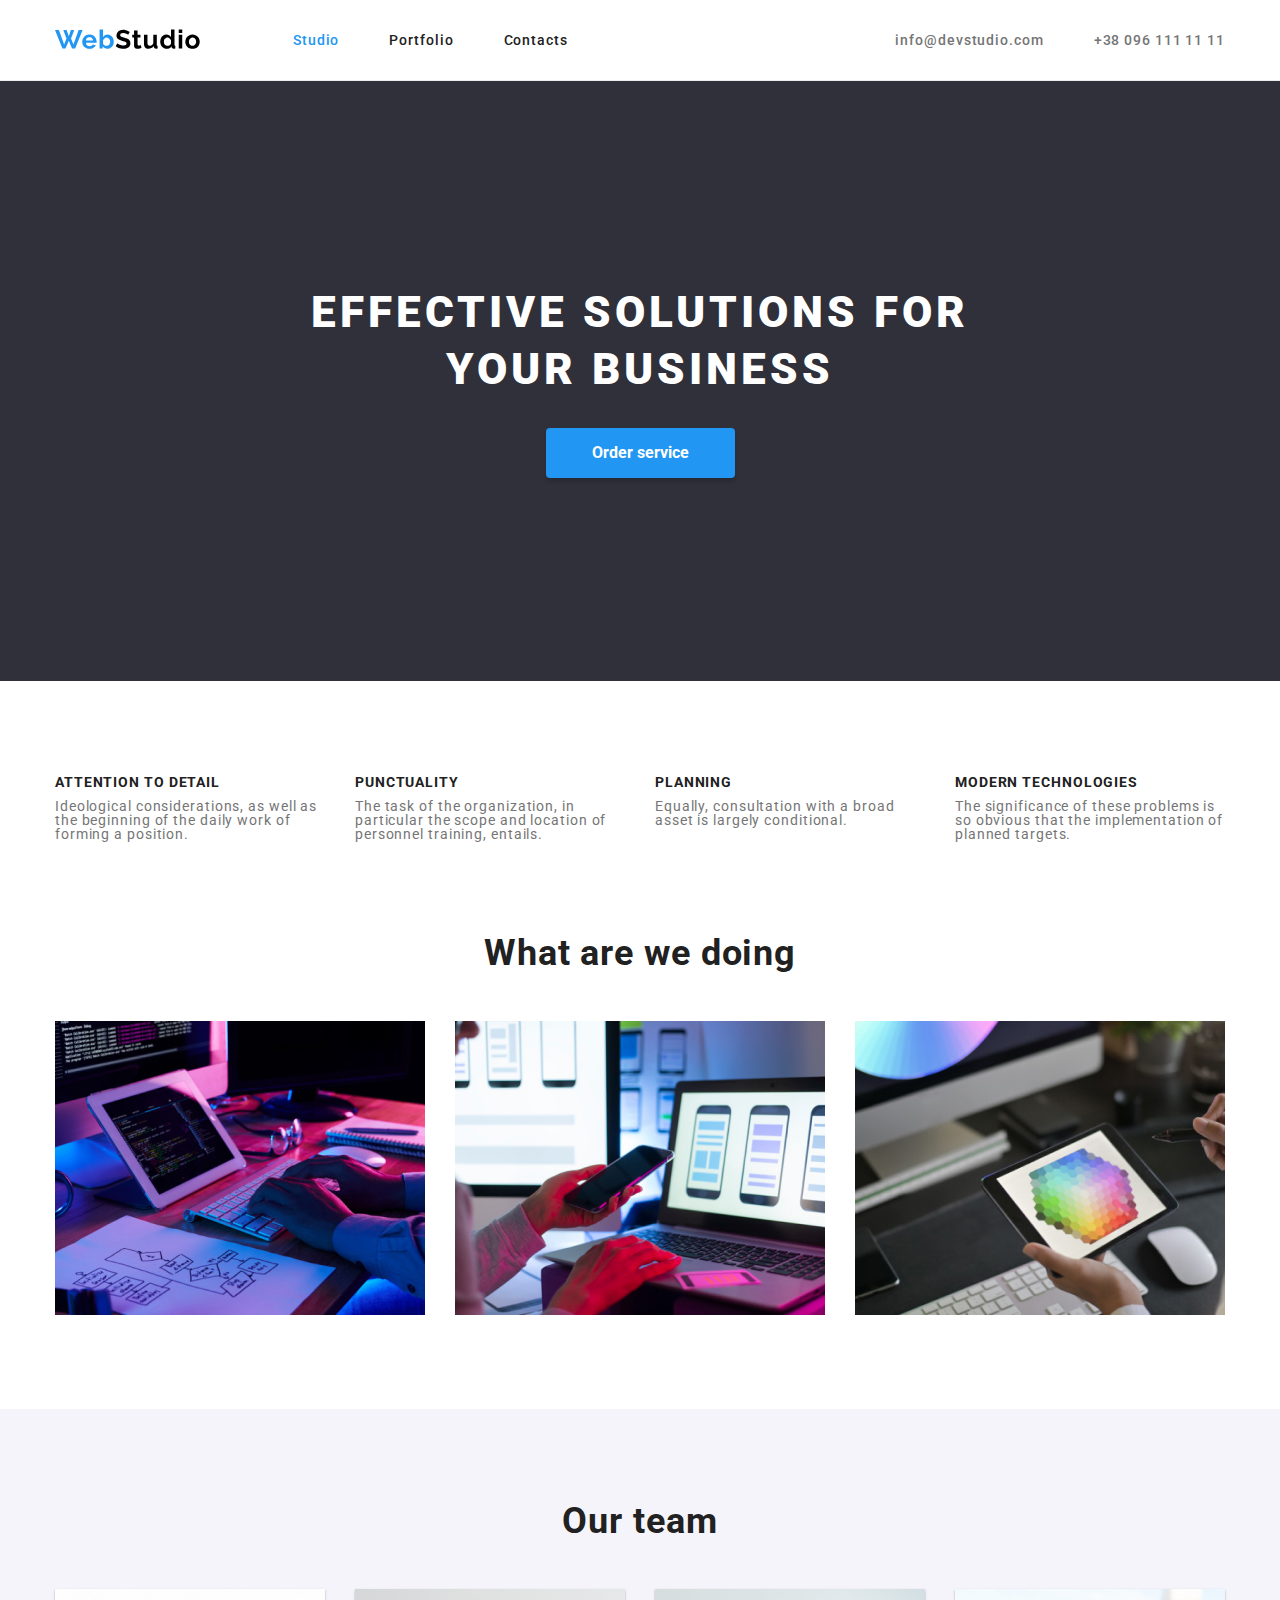
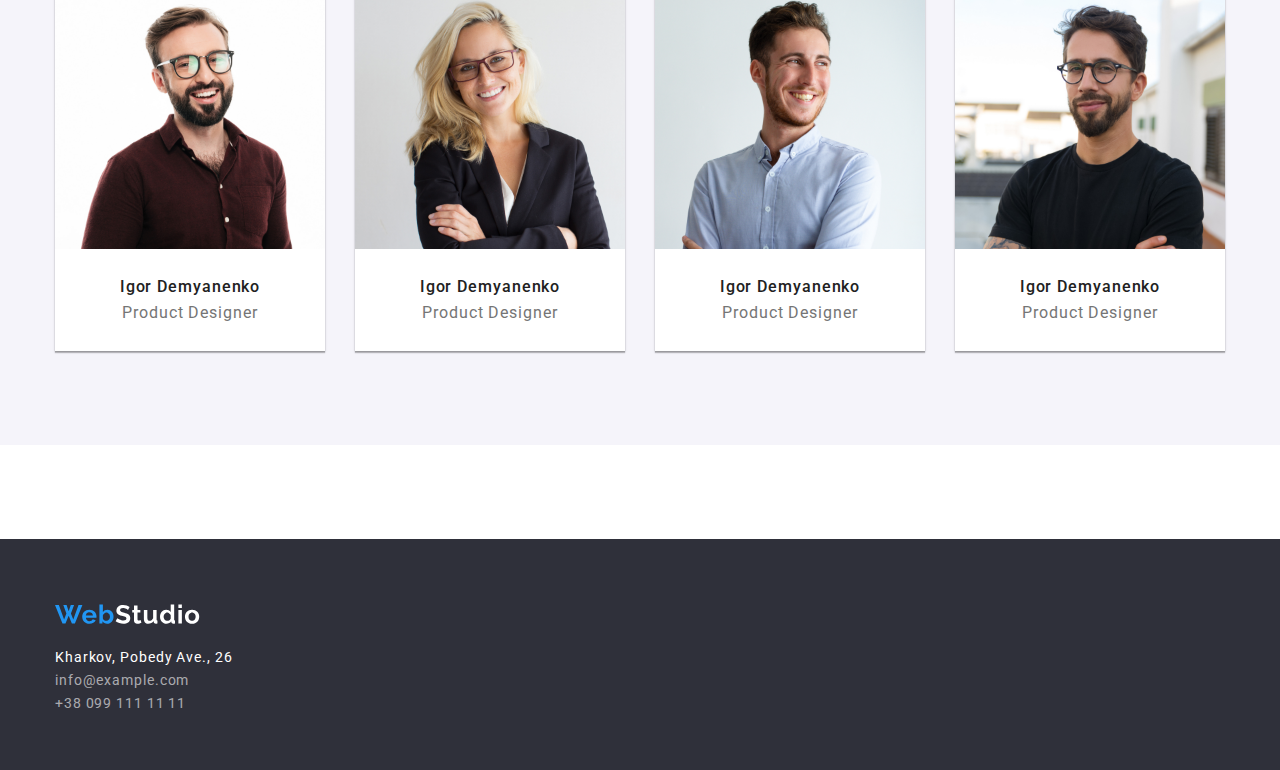
<file: lesson10/index.html>
<!DOCTYPE html>
<html lang="en">
<head>
	<meta charset="UTF-8">
	<meta http-equiv="X-UA-Compatible" content="IE=edge">
	<meta name="viewport" content="width=device-width, initial-scale=1.0">
	<link rel="preconnect" href="https://fonts.googleapis.com">
	<link rel="preconnect" href="https://fonts.gstatic.com" crossorigin>
	<link href="https://fonts.googleapis.com/css2?family=Roboto:wght@400;500;700;900&display=swap" rel="stylesheet">
	<link rel="stylesheet" href="css/styles.css">
	<link rel="stylesheet" href="css/mediaquery.css">
	<title>WebStudio (Main)</title>
</head>
<body>
	<!-- HEADER -->
	<header class="header">
		<div class="container header-container">
			<a class="header-logo" href="#">
				<img src="images/logo.svg" alt="WebStudio" width="145" height="31">
			</a>

			<ul class="header-menu">
				<li class="header-menu-item">
					<a class="active" href="#">Studio</a>
				</li>
				<li class="header-menu-item">
					<a href="portfolio.html">Portfolio</a>
				</li>
				<li class="header-menu-item">
					<a href="contacts.html">Contacts</a>
				</li>
			</ul>

			<ul class="header-list">
				<li class="header-list-item">
					<a href="mailto:info@devstudio.com">info@devstudio.com</a>
				</li>
				<li class="header-list-item">
					<a href="tel:+380961111111">+38 096 111 11 11</a>
				</li>
			</ul>
			<div class="burger-menu"><span></span></div>
		</div>
	</header>

	<main>
		<!-- HERO -->
		<section class="hero">
			<div class="container">
				<div class="hero-box">
					<h1 class="hero-title">Effective solutions for your business</h1>
					<button class="hero-btn">Order service</button>
				</div>
			</div>
		</section>

		<!-- DETAILS -->
		<section class="details">
			<div class="container">
				<div class="details-cards">
					<!-- card item -->
					<div class="details-card">
						<h2 class="details-card-title">Attention to detail</h2>
						<p class="details-card-desc">Ideological considerations, as well as the beginning of the daily work of forming a position.</p>
					</div>
					<!-- card item -->
					<div class="details-card">
						<h2 class="details-card-title">Punctuality</h2>
						<p class="details-card-desc">The task of the organization, in particular the scope and location of personnel training, entails.</p>
					</div>
					<!-- card item -->
					<div class="details-card">
						<h2 class="details-card-title">Planning</h2>
						<p class="details-card-desc">Equally, consultation with a broad asset is largely conditional.</p>
					</div>
					<!-- card item -->
					<div class="details-card">
						<h2 class="details-card-title">Modern technologies</h2>
						<p class="details-card-desc">The significance of these problems is so obvious that the implementation of planned targets.</p>
					</div>
				</div>
			</div>
		</section>

		<!-- WORK -->
		<section class="work">
			<div class="container">
				<h2 class="work-title subtitle">What are we doing</h2>

				<div class="work-cards">
					<div class="work-card">
						<img src="images/work_1.jpg" alt="content image" width="370" height="294">
					</div>
					<div class="work-card">
						<img src="images/work_2.jpg" alt="content image" width="370" height="294">
					</div>
					<div class="work-card">
						<img src="images/work_3.jpg" alt="content image" width="370" height="294">
					</div>
				</div>
			</div>
		</section>

		<!-- TEAM -->
		<section class="team">
			<div class="container">
				<h2 class="team-title subtitle">Our team</h2>

				<div class="team-cards">
					<!-- 1 -->
					<div class="team-card">
						<img class="team-card-image" src="images/team_1.jpg" alt="Igor Demyanenko" width="270" height="260">
						<h3 class="team-card-title">Igor Demyanenko</h3>
						<p class="team-card-desc">Product Designer</p>
					</div>
					<!-- 2 -->
					<div class="team-card">
						<img class="team-card-image" src="images/team_2.jpg" alt="Igor Demyanenko" width="270" height="260">
						<h3 class="team-card-title">Igor Demyanenko</h3>
						<p class="team-card-desc">Product Designer</p>
					</div>
					<!-- 3 -->
					<div class="team-card">
						<img class="team-card-image" src="images/team_3.jpg" alt="Igor Demyanenko" width="270" height="260">
						<h3 class="team-card-title">Igor Demyanenko</h3>
						<p class="team-card-desc">Product Designer</p>
					</div>
					<!-- 4 -->
					<div class="team-card">
						<img class="team-card-image" src="images/team_4.jpg" alt="Igor Demyanenko" width="270" height="260">
						<h3 class="team-card-title">Igor Demyanenko</h3>
						<p class="team-card-desc">Product Designer</p>
					</div>

				</div>
			</div>
		</section>
	</main>

	<footer class="footer">
		<div class="container">
			<a class="footer-logo" href="#">
				<img src="images/footer_logo.svg" alt="footer-logo" width="145" height="31">
			</a>
			<address class="footer-address">
				<p>Kharkov, Pobedy Ave., 26</p>
				<a href="mailto:info@example.com">info@example.com</a>
				<a href="tel:+380991111111">+38 099 111 11 11</a>
			</address>
		</div>
	</footer>
</body>
</html>
</file>
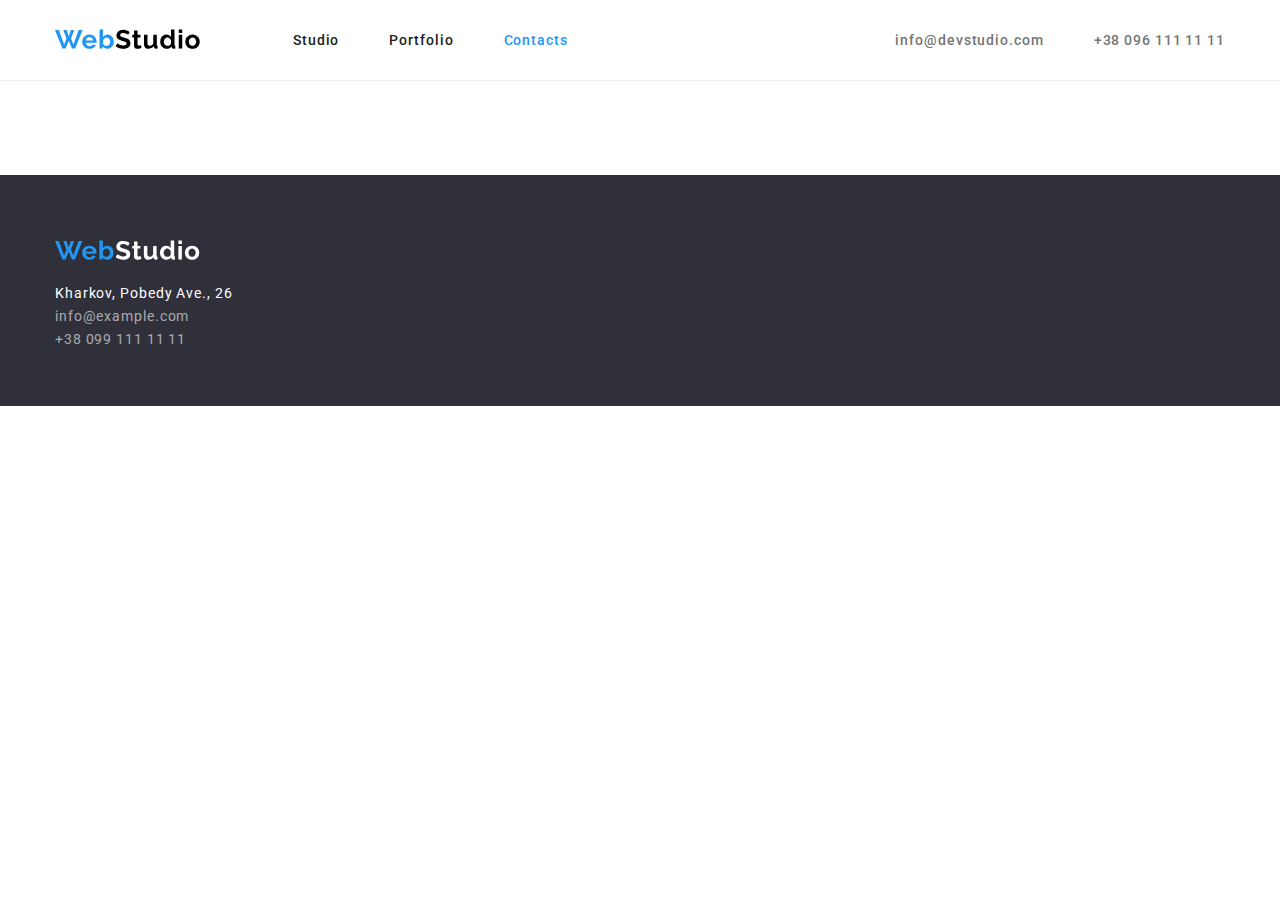
<file: lesson10/contacts.html>
<!DOCTYPE html>
<html lang="en">
<head>
    <meta charset="UTF-8">
    <meta http-equiv="X-UA-Compatible" content="IE=edge">
    <meta name="viewport" content="width=device-width, initial-scale=1.0">
    <link rel="preconnect" href="https://fonts.googleapis.com">
    <link rel="preconnect" href="https://fonts.gstatic.com" crossorigin>
    <link href="https://fonts.googleapis.com/css2?family=Roboto:wght@400;500;700;900&display=swap" rel="stylesheet">
    <link rel="stylesheet" href="css/styles.css">
    <title>WebStudio (Main)</title>
</head>
<body>
<!-- HEADER -->
<header class="header">
    <div class="container header-container">
        <a class="header-logo" href="#">
            <img src="images/logo.svg" alt="WebStudio" width="145" height="31">
        </a>

        <ul class="header-menu">
            <li class="header-menu-item">
                <a href="index.html">Studio</a>
            </li>
            <li class="header-menu-item">
                <a href="portfolio.html">Portfolio</a>
            </li>
            <li class="header-menu-item">
                <a class="active" href="contacts.html">Contacts</a>
            </li>
        </ul>

        <ul class="header-list">
            <li class="header-list-item">
                <a href="mailto:info@devstudio.com">info@devstudio.com</a>
            </li>
            <li class="header-list-item">
                <a href="tel:+380961111111">+38 096 111 11 11</a>
            </li>
        </ul>
    </div>
</header>

<main>
</main>

<footer class="footer">
    <div class="container">
        <a class="footer-logo" href="#">
            <img src="images/footer_logo.svg" alt="footer-logo" width="145" height="31">
        </a>
        <address class="footer-address">
            <p>Kharkov, Pobedy Ave., 26</p>
            <a href="mailto:info@example.com">info@example.com</a>
            <a href="tel:+380991111111">+38 099 111 11 11</a>
        </address>
    </div>
</footer>
</body>
</html>
</file>
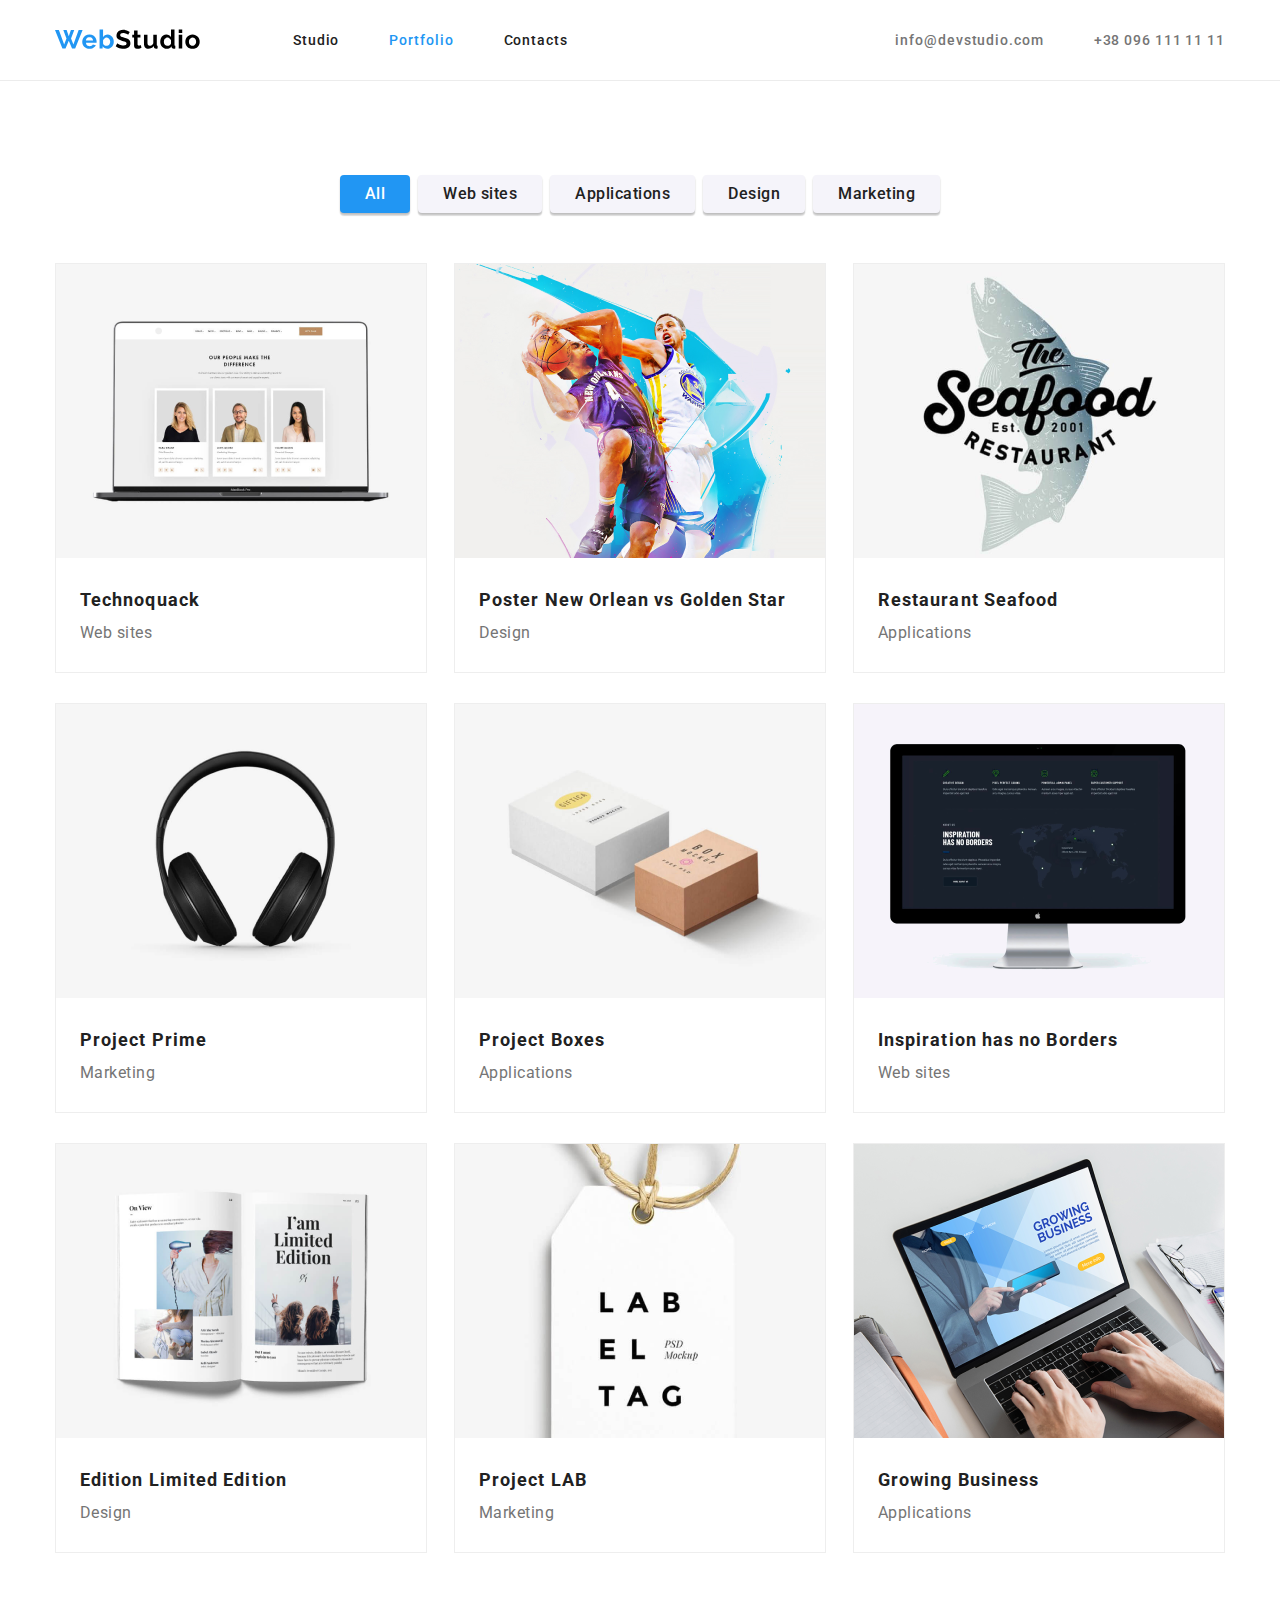
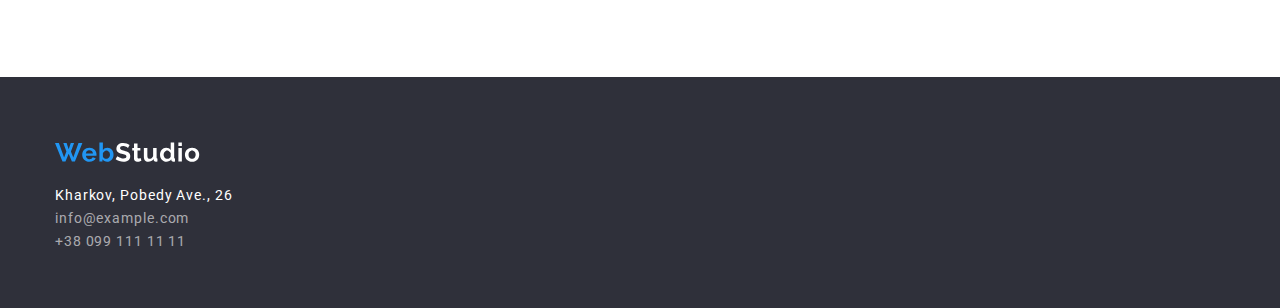
<file: lesson10/portfolio.html>
<!DOCTYPE html>
<html lang="en">
<head>
	<meta charset="UTF-8">
	<meta http-equiv="X-UA-Compatible" content="IE=edge">
	<meta name="viewport" content="width=device-width, initial-scale=1.0">
	<link rel="preconnect" href="https://fonts.googleapis.com">
	<link rel="preconnect" href="https://fonts.gstatic.com" crossorigin>
	<link href="https://fonts.googleapis.com/css2?family=Roboto:wght@400;500;700;900&display=swap" rel="stylesheet">
	<link rel="stylesheet" href="css/styles.css">
	<link rel="stylesheet" href="css/mediaquery.css">
	<title>Portfolio</title>
</head>
<body>
	<!-- HEADER -->
	<header class="header">
		<div class="container header-container">
			<a class="header-logo" href="index.html">
				<img src="images/logo.svg" alt="WebStudio" width="145" height="31">
			</a>

			<ul class="header-menu">
				<li class="header-menu-item">
					<a href="index.html">Studio</a>
				</li>
				<li class="header-menu-item">
					<a class="active" href="portfolio.html">Portfolio</a>
				</li>
				<li class="header-menu-item">
					<a href="contacts.html">Contacts</a>
				</li>
			</ul>

			<ul class="header-list">
				<li class="header-list-item">
					<a href="mailto:info@devstudio.com">info@devstudio.com</a>
				</li>
				<li class="header-list-item">
					<a href="tel:+380961111111">+38 096 111 11 11</a>
				</li>
			</ul>
			<div class="burger-menu"><span></span></div>
		</div>
	</header>
	<!-- Main -->
	<main>
	<!--Buttons portfolio-->
		<section>
			<div class="container">
				<ul class="cards-btn">
					<li class="cards-btn-items active">
						<a href="#">All</a>
					</li>
					<li class="cards-btn-items">
						<a href="#">Web sites</a>
					</li>
					<li class="cards-btn-items">
						<a href="#">Applications</a>
					</li>
					<li class="cards-btn-items">
						<a href="#">Design</a>
					</li>
					<li class="cards-btn-items">
						<a href="#">Marketing</a>
					</li>
				</ul>
<!--Portfolio tabs-->
				<div class="cards-icons">
					<div class="cards-icons-items">
						<div class="cards-items-image-wrapper">
							<img src="images/portfolio/portfolio-all-images.png" alt="Technoquack" width="370" height="294">
							<div class="cii-hover-description">The resource offers comprehensive offers with different levels of functionality and services. All this will allow the visitor to obtain useful information about the company or individual.</div>
						</div>
						<div class="cards-items-description-wrapper">
							<h2 class="cards-title">Technoquack</h2>
							<p class="cards-description">Web sites</p>
						</div>
					</div>
					<div class="cards-icons-items">
						<div class="cards-items-image-wrapper">
							<img src="images/portfolio/portfolio-all-images%20(1).png" alt="Poster New Orlean vs Golden Star" width="370" height="294">
							<div class="cii-hover-description">The resource offers comprehensive offers with different levels of functionality and services. All this will allow the visitor to obtain useful information about the company or individual.</div>
						</div>
						<div class="cards-items-description-wrapper">
							<h2 class="cards-title">Poster New Orlean vs Golden Star</h2>
							<p class="cards-description">Design</p>
						</div>
					</div>
					<div class="cards-icons-items">
						<div class="cards-items-image-wrapper">
							<img src="images/portfolio/portfolio-all-images%20(2).png" alt="Restaurant Seafood" width="370" height="294">
							<div class="cii-hover-description">The resource offers comprehensive offers with different levels of functionality and services. All this will allow the visitor to obtain useful information about the company or individual.</div>
						</div>
						<div class="cards-items-description-wrapper">
							<h2 class="cards-title">Restaurant Seafood</h2>
							<p class="cards-description">Applications</p>
						</div>
					</div>
					<div class="cards-icons-items">
						<div class="cards-items-image-wrapper">
							<img src="images/portfolio/portfolio-all-images%20(3).png" alt="Project Prime" width="370" height="294">
							<div class="cii-hover-description">The resource offers comprehensive offers with different levels of functionality and services. All this will allow the visitor to obtain useful information about the company or individual.</div>
						</div>
						<div class="cards-items-description-wrapper">
							<h2 class="cards-title">Project Prime</h2>
							<p class="cards-description">Marketing</p>
						</div>
					</div>
					<div class="cards-icons-items">
						<div class="cards-items-image-wrapper">
							<img src="images/portfolio/portfolio-all-images%20(4).png" alt="Project Boxes" width="370" height="294">
							<div class="cii-hover-description">The resource offers comprehensive offers with different levels of functionality and services. All this will allow the visitor to obtain useful information about the company or individual.</div>
						</div>
						<div class="cards-items-description-wrapper">
							<h2 class="cards-title">Project Boxes</h2>
							<p class="cards-description">Applications</p>
						</div>
					</div>
					<div class="cards-icons-items">
						<div class="cards-items-image-wrapper">
							<img src="images/portfolio/portfolio-all-images%20(5).png" alt="Inspiration has no Borders" width="370" height="294">
							<div class="cii-hover-description">The resource offers comprehensive offers with different levels of functionality and services. All this will allow the visitor to obtain useful information about the company or individual.</div>
						</div>
						<div class="cards-items-description-wrapper">
							<h2 class="cards-title">Inspiration has no Borders</h2>
							<p class="cards-description">Web sites</p>
						</div>
					</div>
					<div class="cards-icons-items">
						<div class="cards-items-image-wrapper">
							<img src="images/portfolio/portfolio-all-images%20(6).png" alt="Edition Limited Edition" width="370" height="294">
							<div class="cii-hover-description">The resource offers comprehensive offers with different levels of functionality and services. All this will allow the visitor to obtain useful information about the company or individual.</div>
						</div>
						<div class="cards-items-description-wrapper">
							<h2 class="cards-title">Edition Limited Edition</h2>
							<p class="cards-description">Design</p>
						</div>
					</div>
					<div class="cards-icons-items">
						<div class="cards-items-image-wrapper">
							<img src="images/portfolio/portfolio-all-images%20(7).png" alt="Project LAB" width="370" height="294">
							<div class="cii-hover-description">The resource offers comprehensive offers with different levels of functionality and services. All this will allow the visitor to obtain useful information about the company or individual.</div>
						</div>
						<div class="cards-items-description-wrapper">
							<h2 class="cards-title">Project LAB</h2>
							<p class="cards-description">Marketing</p>
						</div>
					</div>
					<div class="cards-icons-items">
						<div class="cards-items-image-wrapper">
							<img src="images/portfolio/portfolio-all-images%20(8).png" alt="Growing Business" width="370" height="294">
							<div class="cii-hover-description">The resource offers comprehensive offers with different levels of functionality and services. All this will allow the visitor to obtain useful information about the company or individual.</div>
						</div>
						<div class="cards-items-description-wrapper">
							<h2 class="cards-title">Growing Business</h2>
							<p class="cards-description">Applications</p>
						</div>
					</div>
				</div>
			</div>
		</section>
	</main>
	<!-- FOOTER -->
	<footer class="footer">
		<div class="container">
			<a class="footer-logo" href="index.html">
				<img src="images/footer_logo.svg" alt="footer-logo" width="145" height="31">
			</a>
			<address class="footer-address">
				<p>Kharkov, Pobedy Ave., 26</p>
				<a href="mailto:info@example.com">info@example.com</a>
				<a href="tel:+380991111111">+38 099 111 11 11</a>
			</address>
		</div>
	</footer>
</body>
</html>
</file>
<file: lesson10/css/mediaquery.css>
@media screen and (max-width: 480px) {
    .cards-btn {
        justify-content: start;
        flex-wrap: wrap;
        row-gap: 15px;
    }
    .cards-btn-items + .cards-btn-items {
        margin-left: 0;
    }
    .cards-btn-items {
        margin-right: 8px;
    }
    .cards-icons {
        flex-direction: column;
    }
    .footer-address {
        align-items: center;
    }
    .container {
        text-align: center;
    }
    .header-menu {
        position: absolute;
        right: 0;
        top: 100%;
        flex-direction: column;
        border: 1px solid black;
        box-shadow: inset 0 0 5px black;
        width: 80%;
        font-size: 20px;
        background: #eee;
        border-radius: 5px;
        overflow: hidden;
        z-index: 1;
        gap: 0;
        display: none;
    }
    .header-menu-item {
        padding: 20px;
        border-bottom: 1px solid #8e8d8d;
    }
    .header-container {
        position: relative;
        justify-content: space-between;
    }
    .header-list {
        display: none;
    }
    .burger-menu {
        width: 40px;
        padding: 10px;
        display: block;
    }
    .burger-menu span {
        height: 2px;
        background: black;
        display: block;
        margin: 5px 0;
    }
    .burger-menu::after,
    .burger-menu::before {
        content:'';
        height: 2px;
        background: black;
        display: block;
    }
    .details-cards {
        gap: 4%;
        row-gap: 30px;
        flex-wrap: wrap;
    }
    .details-card {
        flex: 1 1 48%;
    }
    .work-cards,
    .team-cards {
        flex-direction: column;
    }
}
</file>
<file: lesson10/css/styles.css>
@import url('reset.css');

/* !GLOBAL */
body {
	font-family: "Roboto", sans-serif;
	color: #212121;
	letter-spacing: .9px;
	/* font-weight: 400;
	font-size: 16px; */
}
.container {
	max-width: 1200px;
	margin: 0 auto;
	padding: 0 15px;
}

.subtitle {
	text-align: center;
	font-weight: 700;
	font-size: 36px;
}

/* ? HEADER */
.header {
	padding: 24px 0 25px;
	border-bottom: 1px solid #ECECEC;
	font-size: 14px;
	font-weight: 500;
}
.header-container {
	display: flex;
	align-items: center;
}
.header-logo {
	margin-right: 93px;
}
.header-menu {
	display: flex;
	gap: 50px;
	margin-right: auto;
}
.header-menu-item a {
	color: #212121;
	text-decoration: none;
}
.header-menu-item a:hover {
	color: #2196F3;
}
.header-menu-item a.active {
	color: #2196F3;
}
.header-list {
	display: flex;
	gap: 50px;
}
.header-list-item a {
	color: #757575;
	text-decoration: none;
}
.header-list-item a:hover {
	color: #2196F3;
}


/* ? HERO */
.hero {
	min-height: 600px;
	background: #2f303a;
	color: #fff;
	display: flex;
	align-items: center;
}
.hero .container {
	width: 100%;
}
.hero-box {
	max-width: 700px;
	text-align: center;
	margin: 0 auto;
}
.hero-title {
	font-size: 44px;
	line-height: 1.3;
	text-transform: uppercase;
	font-weight: 900;
	letter-spacing: 4px;
	margin: 0 0 30px;
}
.hero-btn {
	font-weight: 700;
	color: #fff;
	padding: 17px 46px;
	box-shadow: 0 4px 4px 0 rgba(0, 0, 0, 0.15);
	background: #2196f3;
	border-radius: 4px;
	cursor: pointer;
}
.hero-btn:hover {
	background: #0f8cf1;
}
.hero-btn:active {
	background: #4ea5ec;
}


/* ? DETAILS */
.details {
	padding: 94px 0;
	font-size: 14px;
}
.details-cards {
	display: flex;
	gap: 30px;
}
.details-card {
	flex: 1 1 20%;
}
.details-card-title {
	font-weight: 700;
	text-transform: uppercase;
	margin: 0 0 10px;
}
.details-card-desc {
	color: #757575;
}


/* ? WORK */
.work {
	padding: 0 0 94px;
}
.work-title {
	margin-bottom: 50px;
}
.work-cards {
	display: flex;
	gap: 30px;
}
.work-card {
	flex: 1 1 30%;
	height: 294px;
}
.work-card img {
	width: 100%;
	height: 100%;
	object-fit: cover;
}


/* ? TEAM */
.team {
	padding: 94px 0;
	background: #f5f4fa;
}
.team-title {
	margin: 0 0 50px;
}
.team-cards {
	display: flex;
	gap: 30px;
	text-align: center;
}
.team-card {
	flex: 1 1 20%;
	box-shadow: 0 2px 1px 0 rgba(0, 0, 0, 0.2), 0 1px 1px 0 rgba(0, 0, 0, 0.14), 0 1px 3px 0 rgba(0, 0, 0, 0.12);
	background: #fff;
	padding: 0 0 30px;
}
.team-card-image {
	width: 100%;
	height: 260px;
	object-fit: cover;
	margin: 0 0 30px;
}
.team-card-title {
	font-weight: 500;
	margin: 0 0 10px;
}
.team-card-desc {
	color: #757575;
}


/* ? FOOTER */
.footer {
	margin-top: 94px;
	padding: 60px 0;
	background: #2f303a;
	font-size: 14px;
}
.footer-logo {
	display: inline-block;
	margin: 0 0 20px;
}
.footer-address {
	display: flex;
	flex-flow: column;
	align-items: flex-start;
	gap: 9px;
}
.footer-address p {
	color: #fff;
}
.footer-address a {
	color: rgba(255, 255, 255, 0.6);
	text-decoration: none;
}
.footer-address a:hover {
	color: #2196F3;
}

/* ? Portfolio page */
.container-portfolio {
	max-width: 1600px;
	margin: 0 auto;
	padding: 0 15px;
}
.cards-btn {
	padding-top: 94px;
	font-size: 16px;
	font-weight: 500;
	color: #212121;


	display: flex;

	justify-content: center;
}
.cards-btn-items {
	line-height: 26px; /* 162.5% */
	letter-spacing: 0.48px;
	border-radius: 4px;
	background: #F5F4FA;
	box-shadow: 0 2px 2px 0 rgba(0, 0, 0, 0.12), 0 1px 2px 0 rgba(0, 0, 0, 0.08), 0 3px 1px 0 rgba(0, 0, 0, 0.10);
	padding: 6px 25px;
}
.cards-btn-items + .cards-btn-items {
	margin-left: 8px;
}
.cards-btn-items a {
	text-decoration: none;
	color: currentColor;
}
.cards-btn-items:hover {
	background: #0f8cf1;
	color: white;
}
.cards-btn-items.active {
	background: #2196F3;
	color: white;
}

.cards-icons{
	padding-top: 50px;
	display: flex;
	flex-wrap: wrap;
	justify-content: space-between;
	/*margin: 0 -15px;*/
}
.cards-icons-items{
	border: 1px solid #EEE;
	flex: 0 1 31.8%;
	margin-bottom: 30px;
	/*flex: 0 1 33.3336%;*/
	/*padding: 0 15px;*/
}
.cards-items-image-wrapper {
	position: relative;
}
.cards-items-description-wrapper {
	padding: 24px;
}
.cards-title{
	color: #212121;
	font-size: 18px;
	font-weight: 700;
	line-height: 36px;
	letter-spacing: 1.08px;
}
.cards-description{
	color: #757575;
	font-size: 16px;
	line-height: 30px;
	letter-spacing: 0.48px;
}
.cards-icons-items img {
	width: 100%;
	object-fit: cover;
}
.cii-hover-description {
	color: white;
	position: absolute;
	inset: 0;
	align-items: center;
	padding: 24px;
	font-size: 18px;
	line-height: 28px;
	letter-spacing: 0.54px;
	background: rgba(33, 150, 243, 0.90);
	/*display: none;*/
	display: flex;
	opacity: 0;
	transition: opacity 0.5s ease-out;
}
.cards-icons-items:hover .cii-hover-description{
	/*display: flex;*/
	cursor: pointer;
	opacity: 1;
}
.burger-menu {
	display: none;
}
</file>
